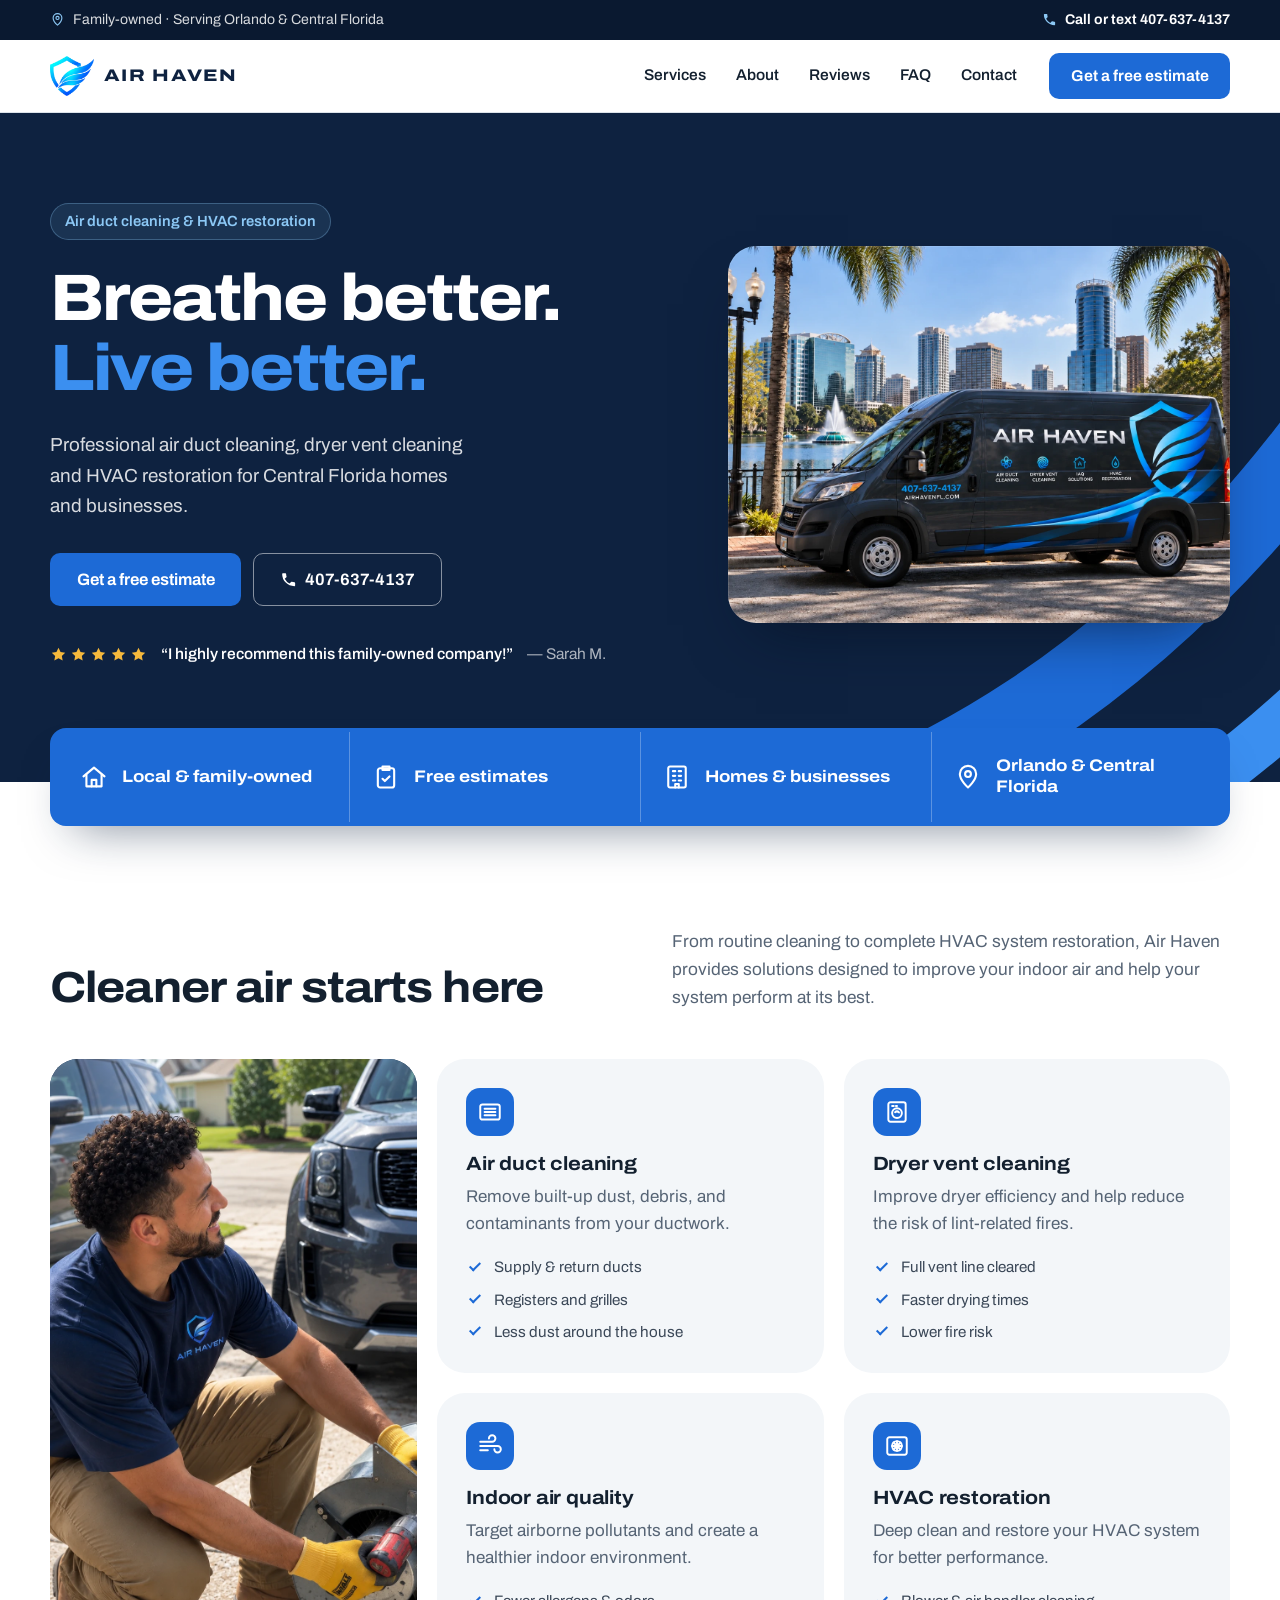
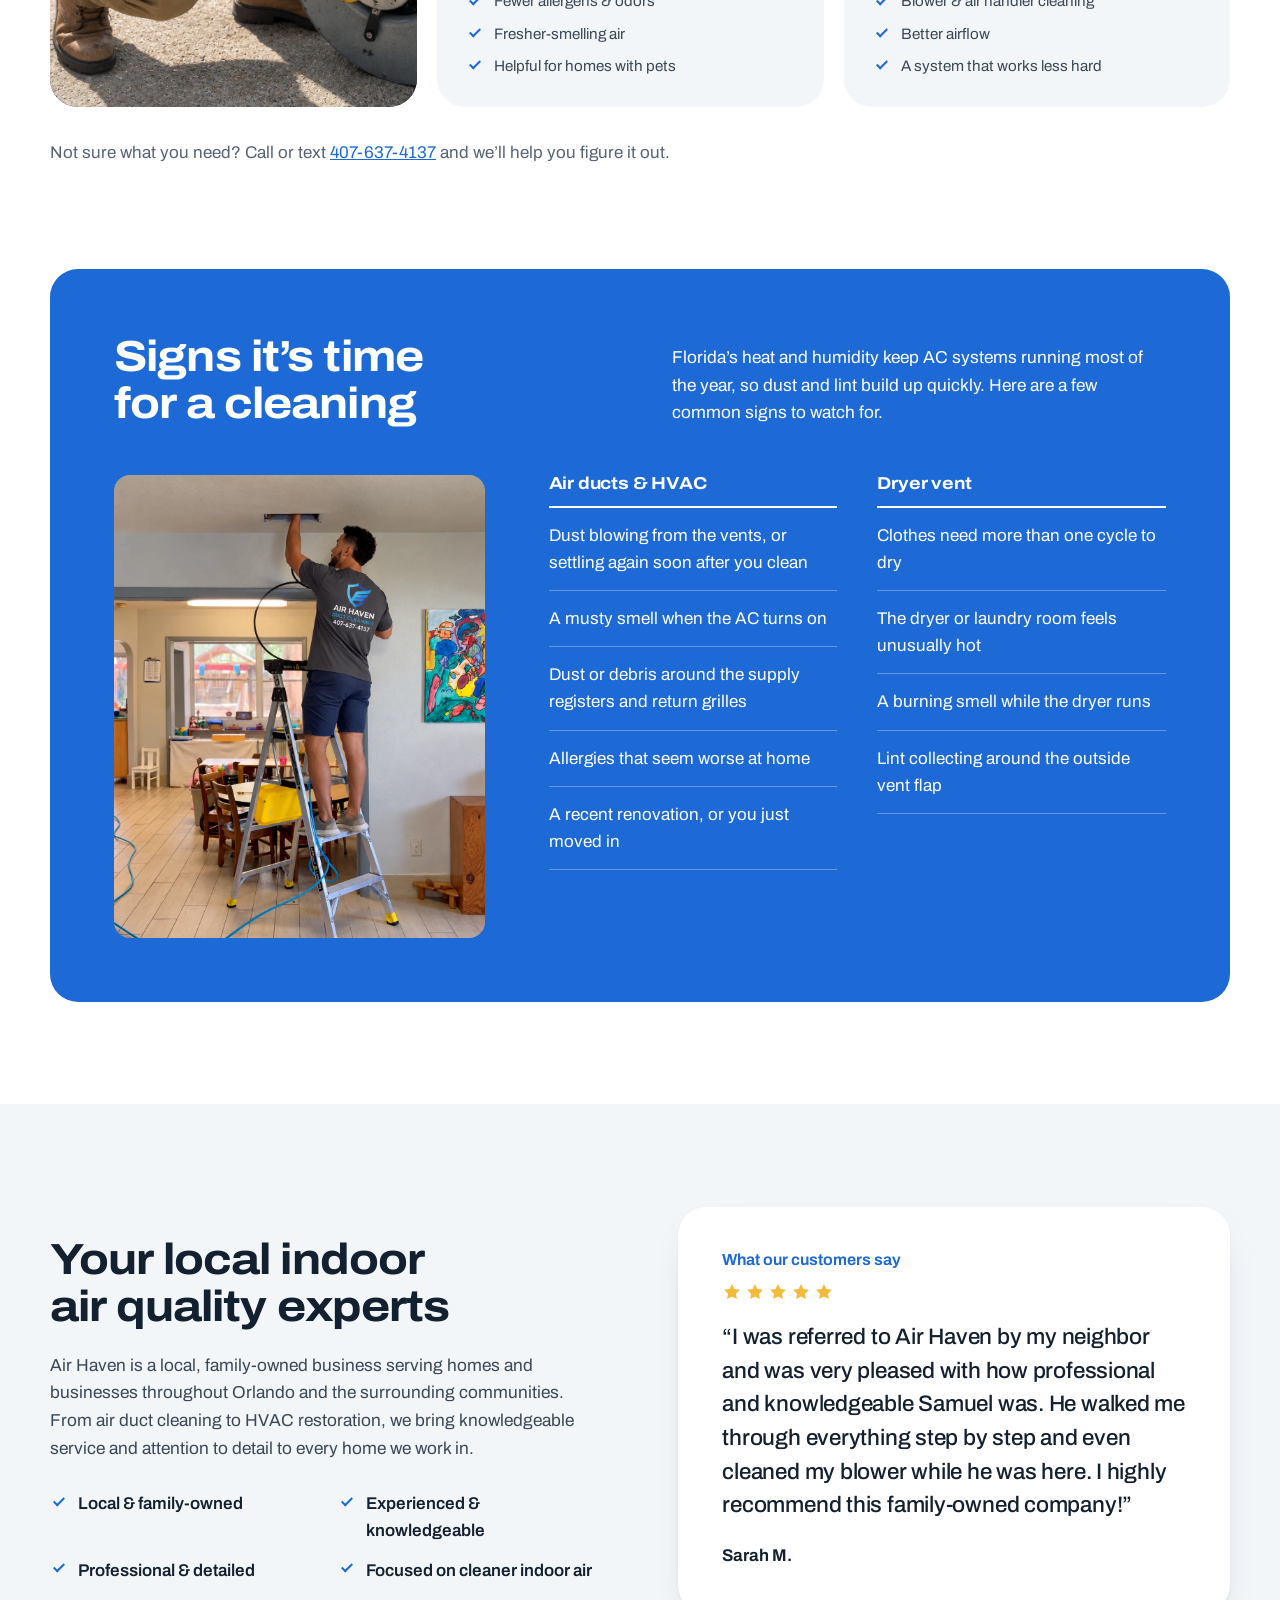
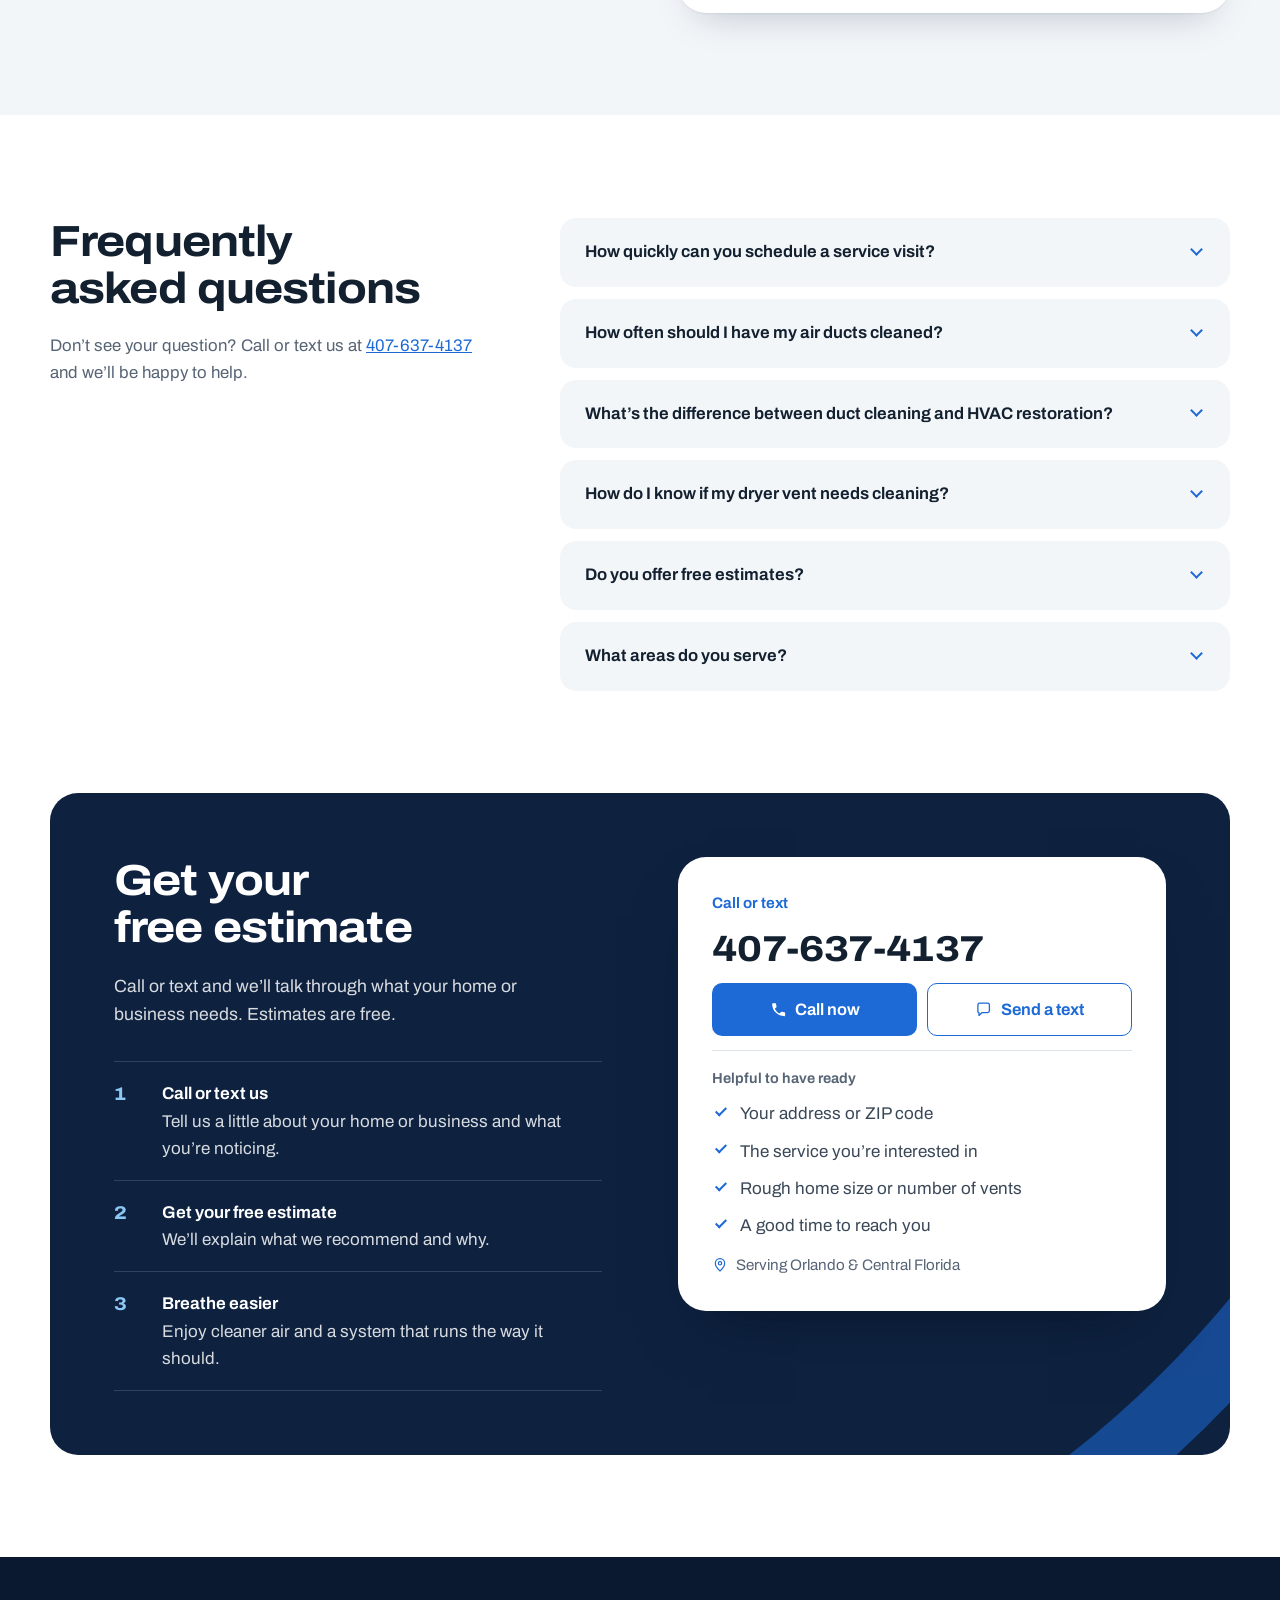
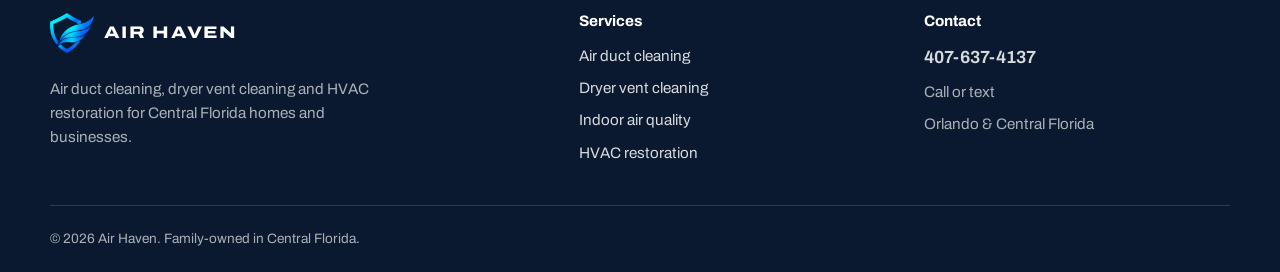
<file: index.html>
<!doctype html>
<html lang="en">
<head>
  <meta charset="utf-8">
  <meta name="viewport" content="width=device-width, initial-scale=1">
  <title>Air Haven | Air Duct Cleaning &amp; HVAC Restoration in Orlando, FL</title>
  <meta name="description" content="Air Haven is a local, family-owned company providing air duct cleaning, dryer vent cleaning, indoor air quality and HVAC system restoration for Orlando and Central Florida homes and businesses. Get a free estimate.">
  <link rel="canonical" href="https://airhavenfl.com/">
  <link rel="icon" href="favicon.png" type="image/png">
  <link rel="apple-touch-icon" href="apple-touch-icon.png">
  <meta name="theme-color" content="#0e2240">
  <!-- Draft: keeps search engines away until the site moves to airhavenfl.com. Remove at launch. -->
  <meta name="robots" content="noindex">

  <meta property="og:type" content="website">
  <meta property="og:title" content="Air Haven | Breathe Better. Live Better.">
  <meta property="og:description" content="Air duct cleaning and HVAC restoration for Central Florida homes and businesses.">
  <!-- github.io addresses keep working after launch: GitHub forwards them to the custom domain -->
  <meta property="og:url" content="https://nilzet10.github.io/air-haven-website/">
  <meta property="og:image" content="https://nilzet10.github.io/air-haven-website/images/share.png">
  <meta property="og:image:width" content="1200">
  <meta property="og:image:height" content="630">
  <meta property="og:image:alt" content="Air Haven: Breathe Better. Live Better. Air duct cleaning and HVAC restoration for Central Florida.">
  <meta name="twitter:card" content="summary_large_image">

  <link rel="preconnect" href="https://fonts.googleapis.com">
  <link rel="preconnect" href="https://fonts.gstatic.com" crossorigin>
  <link href="https://fonts.googleapis.com/css2?family=Archivo:wdth,wght@100..125,400..800&display=swap" rel="stylesheet">
  <link rel="stylesheet" href="styles.css">

  <script type="application/ld+json">
  {
    "@context": "https://schema.org",
    "@type": "HVACBusiness",
    "name": "Air Haven",
    "description": "Air duct cleaning, dryer vent cleaning, indoor air quality and HVAC system restoration for Central Florida homes and businesses.",
    "url": "https://airhavenfl.com/",
    "telephone": "+1-407-637-4137",
    "image": "https://nilzet10.github.io/air-haven-website/images/share.png",
    "areaServed": [
      { "@type": "City", "name": "Orlando, FL" },
      { "@type": "AdministrativeArea", "name": "Central Florida" }
    ],
    "makesOffer": [
      { "@type": "Offer", "itemOffered": { "@type": "Service", "name": "Air Duct Cleaning" } },
      { "@type": "Offer", "itemOffered": { "@type": "Service", "name": "Dryer Vent Cleaning" } },
      { "@type": "Offer", "itemOffered": { "@type": "Service", "name": "Indoor Air Quality" } },
      { "@type": "Offer", "itemOffered": { "@type": "Service", "name": "HVAC System Restoration" } }
    ]
  }
  </script>
</head>
<body>
  <a class="skip-link" href="#main">Skip to content</a>

  <!-- ============ TOP BAR ============ -->
  <div class="topbar">
    <div class="container topbar-inner">
      <span class="topbar-area">
        <svg viewBox="0 0 24 24" aria-hidden="true"><use href="#i-pin"/></svg>
        Family-owned &middot; Serving Orlando &amp; Central Florida
      </span>
      <a class="topbar-phone" href="tel:+14076374137">
        <svg viewBox="0 0 24 24" aria-hidden="true"><use href="#i-phone"/></svg>
        Call or text 407-637-4137
      </a>
    </div>
  </div>

  <!-- ============ HEADER ============ -->
  <header class="site-header" id="top">
    <div class="container header-inner">
      <a class="brand" href="#top" aria-label="Air Haven home">
        <img class="brand-mark" src="images/logo-mark.png" alt="" width="44" height="40">
        <span class="brand-name">AIR HAVEN</span>
      </a>

      <nav class="site-nav" id="site-nav" aria-label="Main">
        <a href="#services">Services</a>
        <a href="#about">About</a>
        <a href="#reviews">Reviews</a>
        <a href="#faqs">FAQ</a>
        <a href="#contact">Contact</a>
        <a class="btn btn-primary nav-cta" href="#contact">Get a free estimate</a>
      </nav>

      <a class="btn btn-primary header-cta" href="#contact">Get a free estimate</a>

      <button class="nav-toggle" aria-controls="site-nav" aria-expanded="false" aria-label="Open menu">
        <span></span><span></span><span></span>
      </button>
    </div>
  </header>

  <main id="main">

    <!-- ============ HERO ============ -->
    <section class="hero">
      <!-- The airflow swooshes from her van wrap, large and flat, behind the photo -->
      <svg class="hero-swoosh" viewBox="0 0 900 640" aria-hidden="true" focusable="false">
        <g fill="none" stroke-linecap="round">
          <path d="M60 600 C330 560 620 400 860 40" stroke="#1d6ad6" stroke-width="88"/>
          <path d="M250 700 C500 650 740 520 940 250" stroke="#3b8ff0" stroke-width="58"/>
          <path d="M430 780 C620 730 800 640 960 440" stroke="#8cc8f5" stroke-width="38"/>
        </g>
      </svg>
      <div class="container hero-inner">
        <div class="hero-copy">
          <p class="hero-kicker">Air duct cleaning &amp; HVAC restoration</p>
          <h1>Breathe better.<br><span class="accent">Live better.</span></h1>
          <p class="hero-lede">Professional air duct cleaning, dryer vent cleaning and HVAC restoration for Central Florida homes and businesses.</p>
          <div class="hero-actions">
            <a class="btn btn-primary btn-lg" href="#contact">Get a free estimate</a>
            <a class="btn btn-outline-light btn-lg" href="tel:+14076374137">
              <svg viewBox="0 0 24 24" aria-hidden="true"><use href="#i-phone"/></svg> 407-637-4137
            </a>
          </div>
          <figure class="hero-proof">
            <div class="stars" role="img" aria-label="5 out of 5 stars">
              <svg viewBox="0 0 24 24"><use href="#i-star"/></svg><svg viewBox="0 0 24 24"><use href="#i-star"/></svg><svg viewBox="0 0 24 24"><use href="#i-star"/></svg><svg viewBox="0 0 24 24"><use href="#i-star"/></svg><svg viewBox="0 0 24 24"><use href="#i-star"/></svg>
            </div>
            <blockquote>&ldquo;I highly recommend this family-owned company!&rdquo;</blockquote>
            <figcaption>Sarah M.</figcaption>
          </figure>
        </div>

        <div class="hero-media">
          <div class="hero-photo">
            <img src="images/van-orlando.webp" alt="Air Haven service van parked by Lake Eola with the Orlando skyline behind it" width="1536" height="1024" fetchpriority="high">
          </div>
        </div>
      </div>
    </section>

    <!-- ============ FACTS ============ -->
    <section class="facts-band" aria-label="Why Air Haven">
      <div class="container">
        <ul class="facts-list">
          <li><svg viewBox="0 0 24 24" aria-hidden="true"><use href="#i-home"/></svg>Local &amp; family&#8209;owned</li>
          <li><svg viewBox="0 0 24 24" aria-hidden="true"><use href="#i-clipboard"/></svg>Free estimates</li>
          <li><svg viewBox="0 0 24 24" aria-hidden="true"><use href="#i-building"/></svg>Homes &amp; businesses</li>
          <li><svg viewBox="0 0 24 24" aria-hidden="true"><use href="#i-pin"/></svg>Orlando &amp; Central Florida</li>
        </ul>
      </div>
    </section>

    <!-- ============ SERVICES ============ -->
    <section class="services" id="services">
      <div class="container">
        <div class="section-intro">
          <h2>Cleaner air starts here</h2>
          <p>From routine cleaning to complete HVAC system restoration, Air Haven provides solutions designed to improve your indoor air and help your system perform at its best.</p>
        </div>

        <div class="bento">
          <div class="bento-photo">
            <img src="images/tech-blower.webp" alt="Air Haven technician cleaning an HVAC blower wheel during an HVAC restoration" width="1019" height="1544" loading="lazy">
          </div>

          <article class="service">
            <span class="service-icon"><svg viewBox="0 0 24 24" aria-hidden="true"><use href="#i-duct"/></svg></span>
            <h3>Air duct cleaning</h3>
            <p>Remove built-up dust, debris, and contaminants from your ductwork.</p>
            <ul class="checks">
              <li>Supply &amp; return ducts</li>
              <li>Registers and grilles</li>
              <li>Less dust around the house</li>
            </ul>
          </article>

          <article class="service">
            <span class="service-icon"><svg viewBox="0 0 24 24" aria-hidden="true"><use href="#i-vent"/></svg></span>
            <h3>Dryer vent cleaning</h3>
            <p>Improve dryer efficiency and help reduce the risk of lint-related fires.</p>
            <ul class="checks">
              <li>Full vent line cleared</li>
              <li>Faster drying times</li>
              <li>Lower fire risk</li>
            </ul>
          </article>

          <article class="service">
            <span class="service-icon"><svg viewBox="0 0 24 24" aria-hidden="true"><use href="#i-air"/></svg></span>
            <h3>Indoor air quality</h3>
            <p>Target airborne pollutants and create a healthier indoor environment.</p>
            <ul class="checks">
              <li>Fewer allergens &amp; odors</li>
              <li>Fresher-smelling air</li>
              <li>Helpful for homes with pets</li>
            </ul>
          </article>

          <article class="service">
            <span class="service-icon"><svg viewBox="0 0 24 24" aria-hidden="true"><use href="#i-hvac"/></svg></span>
            <h3>HVAC restoration</h3>
            <p>Deep clean and restore your HVAC system for better performance.</p>
            <ul class="checks">
              <li>Blower &amp; air handler cleaning</li>
              <li>Better airflow</li>
              <li>A system that works less hard</li>
            </ul>
          </article>
        </div>

        <p class="services-note">Not sure what you need? Call or text <a href="tel:+14076374137">407-637-4137</a> and we&rsquo;ll help you figure it out.</p>
      </div>
    </section>

    <!-- ============ SIGNS ============ -->
    <section class="signs" id="signs">
      <div class="container">
        <div class="panel section-blue">
          <div class="section-intro">
            <h2>Signs it&rsquo;s time for a cleaning</h2>
            <p>Florida&rsquo;s heat and humidity keep AC systems running most of the year, so dust and lint build up quickly. Here are a few common signs to watch for.</p>
          </div>
          <div class="signs-inner">
            <div class="photo photo-portrait">
              <img src="images/tech-ladder.webp" alt="Air Haven technician on a ladder cleaning a ceiling air vent" width="1062" height="1481" loading="lazy">
            </div>
            <div class="signs-lists">
              <div>
                <h3>Air ducts &amp; HVAC</h3>
                <ul class="sign-list">
                  <li>Dust blowing from the vents, or settling again soon after you clean</li>
                  <li>A musty smell when the AC turns on</li>
                  <li>Dust or debris around the supply registers and return grilles</li>
                  <li>Allergies that seem worse at home</li>
                  <li>A recent renovation, or you just moved in</li>
                </ul>
              </div>
              <div>
                <h3>Dryer vent</h3>
                <ul class="sign-list">
                  <li>Clothes need more than one cycle to dry</li>
                  <li>The dryer or laundry room feels unusually hot</li>
                  <li>A burning smell while the dryer runs</li>
                  <li>Lint collecting around the outside vent flap</li>
                </ul>
              </div>
            </div>
          </div>
        </div>
      </div>
    </section>

    <!-- ============ ABOUT + REVIEW ============ -->
    <section class="about section-soft" id="about">
      <div class="container about-inner">
        <div class="about-copy">
          <h2>Your local indoor air quality experts</h2>
          <p>Air Haven is a local, family-owned business serving homes and businesses throughout Orlando and the surrounding communities. From air duct cleaning to HVAC restoration, we bring knowledgeable service and attention to detail to every home we work in.</p>
          <ul class="checks checks-2col">
            <li>Local &amp; family-owned</li>
            <li>Experienced &amp; knowledgeable</li>
            <li>Professional &amp; detailed</li>
            <li>Focused on cleaner indoor air</li>
          </ul>
        </div>

        <figure class="review-card" id="reviews">
          <h2 class="review-heading">What our customers say</h2>
          <div class="stars" role="img" aria-label="5 out of 5 stars">
            <svg viewBox="0 0 24 24"><use href="#i-star"/></svg><svg viewBox="0 0 24 24"><use href="#i-star"/></svg><svg viewBox="0 0 24 24"><use href="#i-star"/></svg><svg viewBox="0 0 24 24"><use href="#i-star"/></svg><svg viewBox="0 0 24 24"><use href="#i-star"/></svg>
          </div>
          <blockquote>
            <p>&ldquo;I was referred to Air Haven by my neighbor and was very pleased with how professional and knowledgeable Samuel was. He walked me through everything step by step and even cleaned my blower while he was here. I highly recommend this family-owned company!&rdquo;</p>
          </blockquote>
          <figcaption>Sarah M.</figcaption>
          <!-- TODO: once she has a Google reviews link, add it back here:
          <a class="btn btn-outline" href="GOOGLE-REVIEWS-LINK" target="_blank" rel="noopener">Read more reviews on Google</a> -->
        </figure>
      </div>
    </section>

    <!-- ============ FAQ ============ -->
    <section class="faq" id="faqs">
      <div class="container faq-inner">
        <div class="faq-intro">
          <h2>Frequently asked questions</h2>
          <p>Don&rsquo;t see your question? Call or text us at <a href="tel:+14076374137">407-637-4137</a> and we&rsquo;ll be happy to help.</p>
        </div>

        <div class="faq-list">
          <details>
            <summary>How quickly can you schedule a service visit?</summary>
            <p>Call or text us and we&rsquo;ll find a time that works with your schedule.</p>
          </details>
          <details>
            <summary>How often should I have my air ducts cleaned?</summary>
            <p>Many homes benefit from duct cleaning every 3&ndash;5 years. You may want it sooner if you have pets, allergies or asthma in the home, recent renovations, or you notice extra dust, musty odors, or debris coming from your vents.</p>
          </details>
          <details>
            <summary>What&rsquo;s the difference between duct cleaning and HVAC restoration?</summary>
            <p>Duct cleaning focuses on removing dust and debris from the ductwork that carries air through your home. HVAC restoration goes further, deep cleaning the system itself, like the blower and air handler, so it can move air efficiently and perform at its best.</p>
          </details>
          <details>
            <summary>How do I know if my dryer vent needs cleaning?</summary>
            <p>Common signs include clothes taking longer than usual to dry, the dryer or laundry room feeling unusually hot, a burning smell, or lint collecting around the outside vent flap. A clogged vent makes your dryer work harder and is a leading cause of dryer fires.</p>
          </details>
          <details>
            <summary>Do you offer free estimates?</summary>
            <p>Yes. Call or text us and we&rsquo;ll talk through what your home or business needs.</p>
          </details>
          <details>
            <summary>What areas do you serve?</summary>
            <p>We proudly serve homes and businesses throughout Orlando and the surrounding Central Florida communities. Not sure if you&rsquo;re in our area? Just give us a call.</p>
          </details>
        </div>
      </div>
    </section>

    <!-- ============ CONTACT ============ -->
    <section class="contact" id="contact">
      <div class="container">
        <div class="panel section-navy contact-panel">
          <svg class="panel-swoosh" viewBox="0 0 900 640" aria-hidden="true" focusable="false">
            <g fill="none" stroke-linecap="round">
              <path d="M60 600 C330 560 620 400 860 40" stroke="#1d6ad6" stroke-width="88"/>
              <path d="M250 700 C500 650 740 520 940 250" stroke="#3b8ff0" stroke-width="58"/>
            </g>
          </svg>
          <div class="contact-inner">
            <div class="contact-copy">
              <h2>Get your free estimate</h2>
              <p>Call or text and we&rsquo;ll talk through what your home or business needs. Estimates are free.</p>
              <ol class="next-steps">
                <li><strong>Call or text us</strong>Tell us a little about your home or business and what you&rsquo;re noticing.</li>
                <li><strong>Get your free estimate</strong>We&rsquo;ll explain what we recommend and why.</li>
                <li><strong>Breathe easier</strong>Enjoy cleaner air and a system that runs the way it should.</li>
              </ol>
            </div>

            <div class="contact-card">
              <p class="estimate-label">Call or text</p>
              <a class="estimate-number" href="tel:+14076374137">407-637-4137</a>
              <div class="estimate-actions">
                <a class="btn btn-primary btn-lg" href="tel:+14076374137">
                  <svg viewBox="0 0 24 24" aria-hidden="true"><use href="#i-phone"/></svg> Call now
                </a>
                <a class="btn btn-outline btn-lg" href="sms:+14076374137">
                  <svg viewBox="0 0 24 24" aria-hidden="true"><use href="#i-chat"/></svg> Send a text
                </a>
              </div>
              <div class="contact-ready">
                <p>Helpful to have ready</p>
                <ul class="checks">
                  <li>Your address or ZIP code</li>
                  <li>The service you&rsquo;re interested in</li>
                  <li>Rough home size or number of vents</li>
                  <li>A good time to reach you</li>
                </ul>
              </div>
              <p class="contact-area">
                <svg viewBox="0 0 24 24" aria-hidden="true"><use href="#i-pin"/></svg>
                Serving Orlando &amp; Central Florida
              </p>
            </div>
          </div>
        </div>
      </div>
    </section>
  </main>

  <!-- ============ FOOTER ============ -->
  <footer class="site-footer">
    <div class="container footer-inner">
      <div class="footer-brand">
        <a class="brand" href="#top" aria-label="Air Haven home">
          <img class="brand-mark" src="images/logo-mark.png" alt="" width="44" height="40">
          <span class="brand-name">AIR HAVEN</span>
        </a>
        <p>Air duct cleaning, dryer vent cleaning and HVAC restoration for Central Florida homes and businesses.</p>
      </div>
      <div class="footer-col">
        <h2 class="footer-heading">Services</h2>
        <ul class="footer-list">
          <li><a href="#services">Air duct cleaning</a></li>
          <li><a href="#services">Dryer vent cleaning</a></li>
          <li><a href="#services">Indoor air quality</a></li>
          <li><a href="#services">HVAC restoration</a></li>
        </ul>
      </div>
      <div class="footer-col">
        <h2 class="footer-heading">Contact</h2>
        <ul class="footer-list">
          <li><a class="footer-phone" href="tel:+14076374137">407-637-4137</a></li>
          <li>Call or text</li>
          <li>Orlando &amp; Central Florida</li>
        </ul>
      </div>
    </div>
    <div class="container footer-bottom">
      <span>&copy; <span id="year">2026</span> Air Haven. Family-owned in Central Florida.</span>
    </div>
  </footer>

  <!-- Mobile call bar -->
  <div class="mobile-bar">
    <a class="btn btn-primary" href="tel:+14076374137">
      <svg viewBox="0 0 24 24" aria-hidden="true"><use href="#i-phone"/></svg> Call
    </a>
    <a class="btn btn-outline" href="sms:+14076374137">
      <svg viewBox="0 0 24 24" aria-hidden="true"><use href="#i-chat"/></svg> Text
    </a>
  </div>

  <!-- ============ ICON SPRITE ============ -->
  <svg width="0" height="0" style="position:absolute" aria-hidden="true">
    <symbol id="i-phone" viewBox="0 0 24 24"><path fill="currentColor" d="M6.6 10.8a15.2 15.2 0 0 0 6.6 6.6l2.2-2.2a1 1 0 0 1 1-.25c1.1.37 2.3.57 3.6.57a1 1 0 0 1 1 1V20a1 1 0 0 1-1 1A17 17 0 0 1 3 4a1 1 0 0 1 1-1h3.5a1 1 0 0 1 1 1c0 1.25.2 2.45.57 3.57a1 1 0 0 1-.25 1L6.6 10.8Z"/></symbol>
    <symbol id="i-check" viewBox="0 0 24 24"><path d="m5 12.5 4.5 4.5L19 7.5" fill="none" stroke="currentColor" stroke-width="2.4" stroke-linecap="round" stroke-linejoin="round"/></symbol>
    <symbol id="i-star" viewBox="0 0 24 24"><path fill="currentColor" d="m12 2.5 2.9 6 6.6.9-4.8 4.6 1.2 6.5L12 17.4l-5.9 3.1 1.2-6.5L2.5 9.4l6.6-.9z"/></symbol>
    <symbol id="i-duct" viewBox="0 0 24 24"><g fill="none" stroke="currentColor" stroke-width="1.8" stroke-linecap="round" stroke-linejoin="round"><rect x="3" y="5" width="18" height="14" rx="2"/><path d="M7 9h10M7 12h10M7 15h10"/></g></symbol>
    <symbol id="i-vent" viewBox="0 0 24 24"><g fill="none" stroke="currentColor" stroke-width="1.8" stroke-linecap="round" stroke-linejoin="round"><rect x="4" y="3" width="16" height="18" rx="2"/><circle cx="12" cy="13" r="4.5"/><path d="M7.5 6.5h1.5M11 6.5h1"/><path d="M10.2 12.2c1-.9 2.6-.9 3.6.2"/></g></symbol>
    <symbol id="i-air" viewBox="0 0 24 24"><g fill="none" stroke="currentColor" stroke-width="1.8" stroke-linecap="round" stroke-linejoin="round"><path d="M3 8h11a3 3 0 1 0-3-3"/><path d="M3 12h16a3 3 0 1 1-3 3"/><path d="M3 16h7"/></g></symbol>
    <symbol id="i-hvac" viewBox="0 0 24 24"><g fill="none" stroke="currentColor" stroke-width="1.8" stroke-linecap="round" stroke-linejoin="round"><rect x="3" y="4" width="18" height="16" rx="2"/><circle cx="12" cy="12" r="4.5"/><path d="M12 7.5v9M7.5 12h9M8.8 8.8l6.4 6.4M15.2 8.8l-6.4 6.4"/></g></symbol>
    <symbol id="i-chat" viewBox="0 0 24 24"><path fill="none" stroke="currentColor" stroke-width="1.8" stroke-linejoin="round" d="M4 5.5A2.5 2.5 0 0 1 6.5 3h11A2.5 2.5 0 0 1 20 5.5v8a2.5 2.5 0 0 1-2.5 2.5H10l-4.5 4v-4h0A1.5 1.5 0 0 1 4 14.5Z"/></symbol>
    <symbol id="i-home" viewBox="0 0 24 24"><g fill="none" stroke="currentColor" stroke-width="1.8" stroke-linecap="round" stroke-linejoin="round"><path d="M3 11.5 12 4l9 7.5"/><path d="M5.5 10v10h13V10"/><path d="M10 20v-5.5h4V20"/></g></symbol>
    <symbol id="i-clipboard" viewBox="0 0 24 24"><g fill="none" stroke="currentColor" stroke-width="1.8" stroke-linecap="round" stroke-linejoin="round"><rect x="5" y="4.5" width="14" height="16.5" rx="2"/><path d="M9 3h6v3H9z"/><path d="m9 13.5 2 2 4-4"/></g></symbol>
    <symbol id="i-building" viewBox="0 0 24 24"><g fill="none" stroke="currentColor" stroke-width="1.8" stroke-linecap="round" stroke-linejoin="round"><rect x="4.5" y="3" width="15" height="18" rx="1.5"/><path d="M8.5 7h2M13.5 7h2M8.5 11h2M13.5 11h2M8.5 15h2M13.5 15h2M10.5 21v-3h3v3"/></g></symbol>
    <symbol id="i-pin" viewBox="0 0 24 24"><g fill="none" stroke="currentColor" stroke-width="1.8" stroke-linecap="round" stroke-linejoin="round"><path d="M12 21s7-6.1 7-11.5A7 7 0 0 0 5 9.5C5 14.9 12 21 12 21Z"/><circle cx="12" cy="9.5" r="2.5"/></g></symbol>
  </svg>

  <script src="script.js"></script>
</body>
</html>
</file>
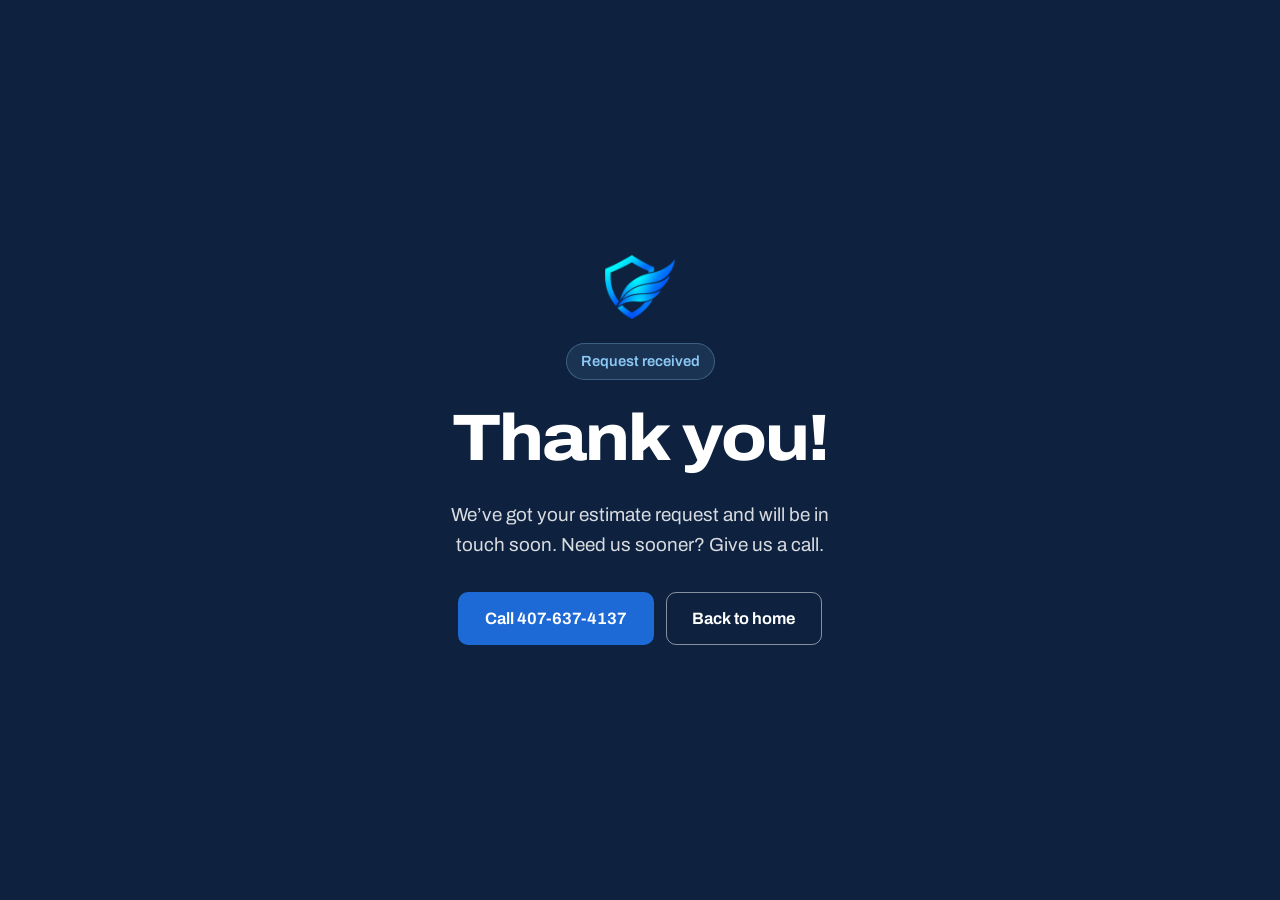
<file: thanks.html>
<!doctype html>
<html lang="en">
<head>
  <meta charset="utf-8">
  <meta name="viewport" content="width=device-width, initial-scale=1">
  <title>Thank You | Air Haven</title>
  <meta name="robots" content="noindex">
  <link rel="icon" href="favicon.png" type="image/png">
  <link rel="apple-touch-icon" href="apple-touch-icon.png">
  <link rel="preconnect" href="https://fonts.googleapis.com">
  <link rel="preconnect" href="https://fonts.gstatic.com" crossorigin>
  <link href="https://fonts.googleapis.com/css2?family=Archivo:wdth,wght@100..125,400..800&display=swap" rel="stylesheet">
  <link rel="stylesheet" href="styles.css">
  <style>
    .thanks { min-height: 100vh; display: grid; place-items: center; text-align: center; padding-block: 64px; }
    .thanks-inner { display: grid; justify-items: center; }
    .thanks-mark { width: auto; height: 64px; margin-bottom: 24px; }
    .thanks .hero-lede { margin-inline: auto; }
    .thanks .hero-actions { justify-content: center; margin-bottom: 0; }
  </style>
</head>
<body>
  <main class="hero thanks">
    <div class="container thanks-inner">
      <img class="thanks-mark" src="images/logo-mark.png" alt="" width="70" height="64">
      <p class="hero-kicker">Request received</p>
      <h1>Thank you!</h1>
      <p class="hero-lede">We&rsquo;ve got your estimate request and will be in touch soon. Need us sooner? Give us a call.</p>
      <div class="hero-actions">
        <a class="btn btn-primary btn-lg" href="tel:+14076374137">Call 407-637-4137</a>
        <a class="btn btn-outline-light btn-lg" href="index.html">Back to home</a>
      </div>
    </div>
  </main>
</body>
</html>
</file>
<file: styles.css>
/* =========================================================
   Air Haven — site styles
   Layout: white header over a navy, photo-led hero; a floating blue facts bar;
   a bento grid of services; rounded inset panels for the blue and navy bands.
   Type: Archivo, set semi-expanded for headings like the van lettering.
   ========================================================= */

:root {
  --navy: #0e2240;
  --navy-deep: #0a1930;
  --navy-line: rgba(255, 255, 255, .14);
  --blue: #1d6ad6;        /* her van blue: buttons, links, bands (5.1:1 with white) */
  --blue-dark: #1656b5;
  --blue-bright: #3b8ff0; /* swooshes and headline accent on navy */
  --sky: #8cc8f5;         /* accents on navy */
  --sky-soft: #e8f1fb;
  --ink: #13202f;
  --text: #3a4757;
  --muted: #566475;
  --line: #dde3ea;
  --soft: #f3f6f9;
  --white: #ffffff;
  --on-navy: rgba(255, 255, 255, .84);
  --on-navy-muted: rgba(255, 255, 255, .66);
  --star: #f5b93c;

  --font: "Archivo", "Helvetica Neue", Arial, sans-serif;
  --wide: 112%;
  --radius-sm: 10px;
  --radius: 16px;
  --radius-lg: 28px;
  --shadow: 0 1px 2px rgba(14, 34, 64, .06), 0 18px 40px -20px rgba(14, 34, 64, .28);
  --shadow-lg: 0 30px 60px -28px rgba(5, 14, 30, .65);
  --header-h: 72px;
}

*,
*::before,
*::after { box-sizing: border-box; }

html { scroll-behavior: smooth; scroll-padding-top: calc(var(--header-h) + 16px); }

body {
  margin: 0;
  font-family: var(--font);
  font-size: 17px;
  line-height: 1.6;
  color: var(--text);
  background: var(--white);
  -webkit-font-smoothing: antialiased;
}

img { max-width: 100%; display: block; }
a { color: var(--blue); }
a[href^="tel:"] { white-space: nowrap; }

h1, h2, h3 {
  font-stretch: var(--wide);
  color: var(--ink);
  line-height: 1.08;
  letter-spacing: -.02em;
  margin: 0 0 .5em;
  text-wrap: balance;
}
h1 { font-size: clamp(2.7rem, 5.8vw, 4.75rem); font-weight: 780; letter-spacing: -.03em; }
h2 { font-size: clamp(1.9rem, 3.4vw, 2.75rem); font-weight: 720; }
h3 { font-size: 1.2rem; font-weight: 700; letter-spacing: -.01em; }
p { margin: 0 0 1em; }

.container { width: min(1180px, 100% - 40px); margin-inline: auto; }

.skip-link {
  position: absolute; left: 12px; top: -60px; z-index: 100;
  background: var(--blue); color: #fff; padding: 10px 16px; border-radius: var(--radius-sm);
}
.skip-link:focus { top: 12px; }

/* Focus ring: brand blue on light backgrounds, sky on navy, white on the blue panels */
:focus-visible { outline: 3px solid var(--blue); outline-offset: 3px; }
.topbar :focus-visible,
.hero :focus-visible,
.section-navy :focus-visible,
.site-footer :focus-visible { outline-color: var(--sky); }
.section-blue :focus-visible,
.facts-band :focus-visible { outline-color: #fff; }
.contact-card :focus-visible { outline-color: var(--blue); }

/* ---------- Buttons ---------- */
.btn {
  display: inline-flex; align-items: center; justify-content: center; gap: .5em;
  padding: .78em 1.3em;
  border: 1.5px solid transparent; border-radius: var(--radius-sm);
  font: inherit; font-size: .98rem; font-weight: 650; line-height: 1.2;
  text-decoration: none; white-space: nowrap; cursor: pointer;
  transition: background-color .15s ease, border-color .15s ease, color .15s ease, transform .15s ease;
}
.btn svg { width: 1.05em; height: 1.05em; flex: none; }
.btn-lg { padding: .95em 1.55em; font-size: 1.03rem; }
.btn:active { transform: translateY(1px); }

.btn-primary { background: var(--blue); color: #fff; }
.btn-primary:hover { background: var(--blue-dark); }
.btn-outline { border-color: var(--blue); color: var(--blue); background: var(--white); }
.btn-outline:hover { background: var(--sky-soft); }
.btn-outline-light { border-color: rgba(255, 255, 255, .5); color: #fff; }
.btn-outline-light:hover { border-color: #fff; background: rgba(255, 255, 255, .08); }

/* ---------- Check lists ---------- */
.checks { list-style: none; margin: 0; padding: 0; display: grid; gap: 10px; }
.checks li { position: relative; padding-left: 28px; }
.checks li::before {
  content: ""; position: absolute; left: 6px; top: .28em;
  width: 6px; height: 11px;
  border: solid var(--blue); border-width: 0 2.2px 2.2px 0;
  transform: rotate(45deg);
}

/* ---------- Stars ---------- */
.stars { display: flex; gap: 3px; color: var(--star); }
.stars svg { width: 20px; height: 20px; }

/* ---------- Top bar ---------- */
.topbar { background: var(--navy-deep); color: var(--on-navy); font-size: .88rem; }
.topbar-inner { display: flex; justify-content: space-between; align-items: center; gap: 16px; min-height: 40px; }
.topbar svg { width: 15px; height: 15px; color: var(--sky); flex: none; }
.topbar-area,
.topbar-phone { display: inline-flex; align-items: center; gap: 8px; }
.topbar-phone { color: #fff; font-weight: 650; text-decoration: none; }
.topbar-phone:hover { text-decoration: underline; }

/* ---------- Header ---------- */
.site-header {
  position: sticky; top: 0; z-index: 50;
  background: rgba(255, 255, 255, .92);
  backdrop-filter: saturate(180%) blur(14px);
  -webkit-backdrop-filter: saturate(180%) blur(14px);
  border-bottom: 1px solid var(--line);
  transition: box-shadow .2s ease;
}
.site-header.is-scrolled { box-shadow: 0 10px 30px -18px rgba(14, 34, 64, .4); }
.header-inner { height: var(--header-h); display: flex; align-items: center; gap: 32px; }

.brand { display: inline-flex; align-items: center; gap: 10px; text-decoration: none; }
.brand-mark { width: auto; height: 40px; flex: none; }
.brand-name { font-stretch: 125%; font-weight: 800; letter-spacing: .08em; font-size: 1.05rem; color: var(--navy); }

.site-nav { display: flex; align-items: center; gap: 30px; margin-left: auto; }
.site-nav a:not(.btn) {
  color: var(--ink); text-decoration: none; font-weight: 560; font-size: .97rem;
  padding-block: 6px; border-bottom: 2px solid transparent;
}
.site-nav a:not(.btn):hover { color: var(--blue); border-bottom-color: currentColor; }
.nav-cta { display: none; }
.header-cta { flex: none; }

.nav-toggle {
  display: none; margin-left: auto;
  width: 44px; height: 44px; border: 1px solid var(--line); border-radius: var(--radius-sm);
  background: var(--white); cursor: pointer;
  flex-direction: column; align-items: center; justify-content: center; gap: 5px;
}
.nav-toggle span { width: 20px; height: 2px; background: var(--ink); border-radius: 2px; transition: transform .2s ease, opacity .2s ease; }
.nav-toggle[aria-expanded="true"] span:nth-child(1) { transform: translateY(7px) rotate(45deg); }
.nav-toggle[aria-expanded="true"] span:nth-child(2) { opacity: 0; }
.nav-toggle[aria-expanded="true"] span:nth-child(3) { transform: translateY(-7px) rotate(-45deg); }

/* ---------- Sections ---------- */
section { padding-block: clamp(64px, 8vw, 104px); }
.section-soft { background: var(--soft); }
.section-navy { background: var(--navy); color: var(--on-navy); }
.section-navy h2,
.section-navy h3 { color: #fff; }
.section-blue { background: var(--blue); color: #fff; }
.section-blue h2,
.section-blue h3,
.section-blue .section-intro p { color: #fff; }

.section-intro {
  display: grid; grid-template-columns: minmax(0, 1fr) minmax(0, 1fr);
  gap: 20px 64px; align-items: end; margin-bottom: 48px;
}
.section-intro h2 { margin: 0; }
.section-intro p { margin: 0; color: var(--muted); font-size: 1.08rem; max-width: 56ch; }

/* Rounded panels that sit inside the page instead of running edge to edge */
.panel {
  position: relative; overflow: hidden;
  border-radius: var(--radius-lg);
  padding: clamp(32px, 5vw, 72px);
}

/* ---------- Hero ---------- */
.hero {
  position: relative; overflow: hidden;
  background: var(--navy); color: var(--on-navy);
  padding-block: clamp(56px, 7vw, 96px) clamp(100px, 9vw, 128px);
}
.hero-swoosh {
  position: absolute; z-index: 0; pointer-events: none;
  right: -10%; bottom: -16%;
  width: min(62%, 900px); height: auto;
}
.hero-inner {
  position: relative; z-index: 1;
  display: grid; grid-template-columns: minmax(0, 1.1fr) minmax(0, .9fr);
  gap: clamp(36px, 5vw, 72px); align-items: center;
}
.hero-kicker {
  display: inline-flex; align-items: center;
  padding: 6px 14px; margin-bottom: 1.4rem;
  border: 1px solid rgba(140, 200, 245, .3); border-radius: 999px;
  background: rgba(140, 200, 245, .1);
  color: var(--sky); font-weight: 600; font-size: .92rem;
}
.hero h1 { color: #fff; margin-bottom: .4em; font-size: clamp(2.6rem, 5.2vw, 4.1rem); }
.hero h1 .accent { color: var(--blue-bright); }
.hero-lede { font-size: 1.18rem; max-width: 38ch; margin-bottom: 2rem; }
.hero-actions { display: flex; flex-wrap: wrap; gap: 12px; }

.hero-proof {
  margin: 2.25rem 0 0;
  display: flex; flex-wrap: wrap; align-items: center; gap: 6px 14px;
  font-size: .97rem;
}
.hero-proof blockquote { margin: 0; color: #fff; font-weight: 550; }
.hero-proof figcaption { color: var(--on-navy-muted); }
.hero-proof figcaption::before { content: "\2014\00a0"; }
.hero-proof .stars svg { width: 17px; height: 17px; }

.hero-media { position: relative; }
.hero-photo {
  aspect-ratio: 4 / 3; overflow: hidden;
  border-radius: var(--radius-lg);
  box-shadow: var(--shadow-lg);
  background: #183256;
}
.hero-photo img { width: 100%; height: 100%; object-fit: cover; object-position: 58% 50%; }
/* a hairline edge keeps the photo crisp against the navy */
.hero-photo { outline: 1px solid rgba(255, 255, 255, .1); outline-offset: -1px; }

/* ---------- Facts bar (floats over the bottom of the hero) ---------- */
.facts-band { position: relative; z-index: 2; padding-block: 0; margin-top: -54px; }
.facts-list {
  list-style: none; margin: 0; padding: 4px 8px;
  display: grid; grid-template-columns: repeat(4, minmax(0, 1fr));
  background: var(--blue); color: #fff;
  border-radius: var(--radius);
  box-shadow: 0 24px 48px -24px rgba(14, 34, 64, .55);
}
.facts-list li {
  display: flex; align-items: center; gap: 14px;
  padding: 24px 22px;
  font-stretch: var(--wide); font-weight: 700; font-size: 1.05rem; line-height: 1.25;
}
.facts-list li + li { border-left: 1px solid rgba(255, 255, 255, .28); }
.facts-list svg { width: 28px; height: 28px; flex: none; }

/* ---------- Services (bento grid) ---------- */
.bento {
  display: grid;
  grid-template-columns: minmax(0, .95fr) minmax(0, 1fr) minmax(0, 1fr);
  gap: 20px;
}
.bento-photo {
  grid-row: span 2;
  position: relative; overflow: hidden; margin: 0;
  min-height: 460px;
  border-radius: var(--radius-lg);
  background: #183256;
}
.bento-photo img {
  position: absolute; inset: 0; width: 100%; height: 100%;
  object-fit: cover; object-position: 35% 25%;
  transition: transform .6s ease;
}
.bento-photo:hover img { transform: scale(1.03); }

.service {
  display: flex; flex-direction: column;
  padding: 28px;
  background: var(--soft);
  border: 1px solid transparent;
  border-radius: var(--radius-lg);
  transition: background-color .2s ease, border-color .2s ease, box-shadow .2s ease, transform .2s ease;
}
.service:hover { background: var(--white); border-color: var(--line); box-shadow: var(--shadow); transform: translateY(-3px); }
.service-icon {
  width: 48px; height: 48px; border-radius: 14px; margin-bottom: 18px;
  display: grid; place-items: center;
  color: #fff; background: var(--blue);
}
.service-icon svg { width: 26px; height: 26px; }
.service h3 { margin-bottom: 8px; }
.service > p { color: var(--muted); margin-bottom: 18px; }
.service .checks { gap: 8px; font-size: .95rem; margin-top: auto; }
.services-note { margin: 32px 0 0; color: var(--muted); }

/* ---------- Photos ---------- */
.photo {
  position: relative; overflow: hidden; max-width: 100%;
  border-radius: var(--radius);
  background: #3d82e0;
}
.photo img { position: absolute; inset: 0; width: 100%; height: 100%; object-fit: cover; }
.photo-portrait { aspect-ratio: 4 / 5; }

/* ---------- Signs (blue panel) ---------- */
.signs { padding-top: 0; }
.signs-inner {
  display: grid; grid-template-columns: minmax(0, .75fr) minmax(0, 1.25fr);
  gap: clamp(32px, 5vw, 64px); align-items: start;
}
.signs .photo img { object-position: 60% 12%; }
.signs-lists { display: grid; grid-template-columns: repeat(2, minmax(0, 1fr)); gap: 32px 40px; }
.signs-lists h3 { font-size: 1.08rem; margin-bottom: 12px; }
.sign-list { list-style: none; margin: 0; padding: 0; border-top: 2px solid #fff; }
.sign-list li { padding: 14px 0; border-bottom: 1px solid rgba(255, 255, 255, .3); }

/* ---------- About + review ---------- */
.about-inner {
  display: grid; grid-template-columns: minmax(0, 1fr) minmax(0, 1fr);
  gap: clamp(32px, 6vw, 80px); align-items: center;
}
.about-copy > p { font-size: 1.08rem; }
.checks-2col {
  grid-template-columns: repeat(2, minmax(0, 1fr)); gap: 12px 24px;
  margin-top: 28px; font-weight: 600; color: var(--ink);
}

.review-card {
  margin: 0;
  padding: clamp(28px, 4vw, 44px);
  background: var(--white);
  border-radius: var(--radius-lg);
  box-shadow: var(--shadow);
}
.review-heading { font-size: 1rem; font-weight: 650; font-stretch: 100%; letter-spacing: 0; color: var(--blue); margin-bottom: 14px; }
.review-card .stars { margin-bottom: 18px; }
.review-card blockquote { margin: 0 0 20px; }
.review-card blockquote p {
  margin: 0; color: var(--ink);
  font-size: clamp(1.18rem, 2vw, 1.4rem); line-height: 1.5; font-weight: 500; letter-spacing: -.01em;
}
.review-card figcaption { color: var(--ink); font-weight: 650; }

/* ---------- FAQ ---------- */
.faq-inner {
  display: grid; grid-template-columns: minmax(0, .8fr) minmax(0, 1.2fr);
  gap: clamp(32px, 5vw, 72px); align-items: start;
}
.faq-intro p { color: var(--muted); font-size: 1.05rem; }
.faq-list { display: grid; gap: 12px; }
.faq-list details {
  padding: 0 24px;
  background: var(--soft);
  border: 1px solid transparent;
  border-radius: var(--radius);
  transition: background-color .2s ease, border-color .2s ease, box-shadow .2s ease;
}
.faq-list details[open] { background: var(--white); border-color: var(--line); box-shadow: var(--shadow); }
.faq-list summary {
  list-style: none; cursor: pointer;
  display: flex; justify-content: space-between; align-items: center; gap: 20px;
  padding: 20px 0;
  font-weight: 650; color: var(--ink); font-size: 1.05rem;
}
.faq-list summary::-webkit-details-marker { display: none; }
.faq-list summary:hover { color: var(--blue); }
.faq-list summary::after {
  content: ""; flex: none; width: 9px; height: 9px; margin-right: 4px;
  border: solid var(--blue); border-width: 0 2px 2px 0;
  transform: translateY(-3px) rotate(45deg);
  transition: transform .2s ease;
}
.faq-list details[open] summary::after { transform: translateY(2px) rotate(-135deg); }
.faq-list details p { margin: 0; padding: 0 0 22px; color: var(--muted); max-width: 62ch; }

/* ---------- Contact (navy panel) ---------- */
.contact { padding-top: 0; }
.panel-swoosh {
  position: absolute; z-index: 0; pointer-events: none;
  right: -12%; bottom: -34%;
  width: min(60%, 760px); height: auto; opacity: .55;
}
.contact-inner {
  position: relative; z-index: 1;
  display: grid; grid-template-columns: minmax(0, 1fr) minmax(0, 1fr);
  gap: clamp(32px, 6vw, 88px); align-items: start;
}
.contact-copy > p { font-size: 1.1rem; max-width: 44ch; }
.next-steps {
  list-style: none; counter-reset: step;
  margin: 32px 0 0; padding: 0;
  border-top: 1px solid var(--navy-line);
}
.next-steps li {
  counter-increment: step;
  display: grid; grid-template-columns: 36px minmax(0, 1fr); column-gap: 12px;
  padding: 18px 0; border-bottom: 1px solid var(--navy-line);
}
.next-steps li::before {
  content: counter(step); grid-row: span 2;
  font-stretch: var(--wide); font-weight: 760; font-size: 1.15rem; color: var(--sky);
}
.next-steps strong { color: #fff; font-weight: 650; }

.contact-card {
  display: grid; gap: 14px;
  padding: clamp(24px, 3vw, 34px);
  background: var(--white); color: var(--text);
  border-radius: var(--radius-lg);
  box-shadow: var(--shadow-lg);
}
.estimate-label { margin: 0; font-weight: 650; color: var(--blue); font-size: .95rem; }
.estimate-number {
  font-stretch: var(--wide); font-weight: 760; letter-spacing: -.01em;
  font-size: clamp(1.75rem, 3vw, 2.25rem); line-height: 1.1;
  color: var(--ink); text-decoration: none; font-variant-numeric: tabular-nums;
}
.estimate-number:hover { color: var(--blue); }
.estimate-actions { display: grid; grid-template-columns: 1fr 1fr; gap: 10px; }
.contact-card .estimate-actions .btn { padding-inline: 1em; }
.contact-ready { border-top: 1px solid var(--line); padding-top: 16px; }
.contact-ready p { margin: 0 0 10px; font-size: .9rem; font-weight: 650; color: var(--muted); }
.contact-area { display: flex; align-items: center; gap: 8px; margin: 0; color: var(--muted); font-size: .95rem; }
.contact-area svg { width: 16px; height: 16px; color: var(--blue); flex: none; }

/* ---------- Footer ---------- */
.site-footer { background: var(--navy-deep); color: var(--on-navy-muted); padding-top: 56px; font-size: .95rem; }
.footer-inner {
  display: grid; grid-template-columns: minmax(0, 1.6fr) minmax(0, 1fr) minmax(0, 1fr);
  gap: 40px; padding-bottom: 40px; border-bottom: 1px solid var(--navy-line);
}
.footer-brand .brand-name { color: #fff; }
.footer-brand p { margin: 16px 0 0; max-width: 38ch; }
.footer-heading { font-size: .95rem; font-stretch: 100%; letter-spacing: 0; color: #fff; margin-bottom: 14px; }
.footer-list { list-style: none; margin: 0; padding: 0; display: grid; gap: 8px; }
.footer-list a { color: var(--on-navy); text-decoration: none; }
.footer-list a:hover { color: #fff; text-decoration: underline; }
.footer-phone { font-weight: 650; font-size: 1.1rem; }
.footer-bottom { padding-block: 22px; font-size: .85rem; }

/* ---------- Mobile call bar ---------- */
.mobile-bar { display: none; }

/* =========================================================
   Responsive
   ========================================================= */
@media (max-width: 1080px) {
  .site-nav { gap: 22px; }
  .header-inner { gap: 24px; }
  .bento { grid-template-columns: repeat(2, minmax(0, 1fr)); }
  .bento-photo { min-height: 420px; }
}

@media (max-width: 960px) {
  .header-cta { display: none; }
  .nav-toggle { display: inline-flex; }
  .site-nav {
    position: absolute; top: 100%; left: 0; right: 0;
    flex-direction: column; align-items: stretch; gap: 0;
    padding: 4px 20px 24px;
    background: var(--white);
    border-bottom: 1px solid var(--line);
    box-shadow: 0 24px 32px -24px rgba(14, 34, 64, .4);
    opacity: 0; visibility: hidden; transform: translateY(-6px);
    transition: opacity .2s ease, transform .2s ease, visibility .2s;
  }
  .site-nav.is-open { opacity: 1; visibility: visible; transform: none; }
  .site-nav a:not(.btn) { padding: 14px 2px; font-size: 1.05rem; border-bottom: 1px solid var(--line); }
  .site-nav a:not(.btn):hover { border-bottom-color: var(--line); }
  .nav-cta { display: inline-flex; margin-top: 18px; }

  .hero { padding-bottom: 92px; }
  .hero-inner { grid-template-columns: minmax(0, 1fr); gap: 40px; }
  .hero-media { max-width: 620px; }
  .hero-swoosh { width: 440px; height: 313px; right: -110px; bottom: 60px; }

  .facts-band { margin-top: -44px; }
  .facts-list { grid-template-columns: repeat(2, minmax(0, 1fr)); padding: 4px 6px; }
  .facts-list li { padding: 18px 16px; }
  .facts-list li:nth-child(odd) { border-left: 0; }
  .facts-list li:nth-child(n+3) { border-top: 1px solid rgba(255, 255, 255, .28); }

  .section-intro,
  .signs-inner,
  .about-inner,
  .faq-inner,
  .contact-inner { grid-template-columns: minmax(0, 1fr); }
  .section-intro { gap: 14px; margin-bottom: 36px; }
  .signs-inner .photo { aspect-ratio: 16 / 10; }
  .panel-swoosh { display: none; }

  .footer-inner { grid-template-columns: minmax(0, 1fr) minmax(0, 1fr); }
  .footer-brand { grid-column: 1 / -1; }

  .mobile-bar {
    position: fixed; left: 0; right: 0; bottom: 0; z-index: 40;
    display: grid; grid-template-columns: 1fr 1fr; gap: 10px;
    padding: 10px max(14px, env(safe-area-inset-right, 0px)) calc(10px + env(safe-area-inset-bottom, 0px)) max(14px, env(safe-area-inset-left, 0px));
    background: var(--white);
    border-top: 1px solid var(--line);
    box-shadow: 0 -8px 24px -16px rgba(14, 34, 64, .35);
  }
  body { padding-bottom: 72px; }
}

@media (max-width: 640px) {
  :root { --radius-lg: 22px; }
  body { font-size: 16px; }
  .container { width: calc(100% - 32px); }
  .topbar { display: none; }
  .bento,
  .signs-lists,
  .checks-2col { grid-template-columns: minmax(0, 1fr); }
  .bento-photo { grid-row: auto; min-height: 0; aspect-ratio: 4 / 5; }
  .bento-photo img { object-position: 35% 30%; }
  .service { padding: 24px 22px; }
  .panel { padding: 28px 20px; }
  .hero-actions .btn { flex: 1 1 100%; }
  .facts-list li { gap: 10px; padding: 16px 10px; font-size: .95rem; }
  .facts-list svg { width: 24px; height: 24px; }
  .estimate-actions { grid-template-columns: minmax(0, 1fr); }
  .footer-inner { grid-template-columns: minmax(0, 1fr); }
}

@media (prefers-reduced-motion: reduce) {
  html { scroll-behavior: auto; }
  *, *::before, *::after { transition: none !important; }
}
</file>
